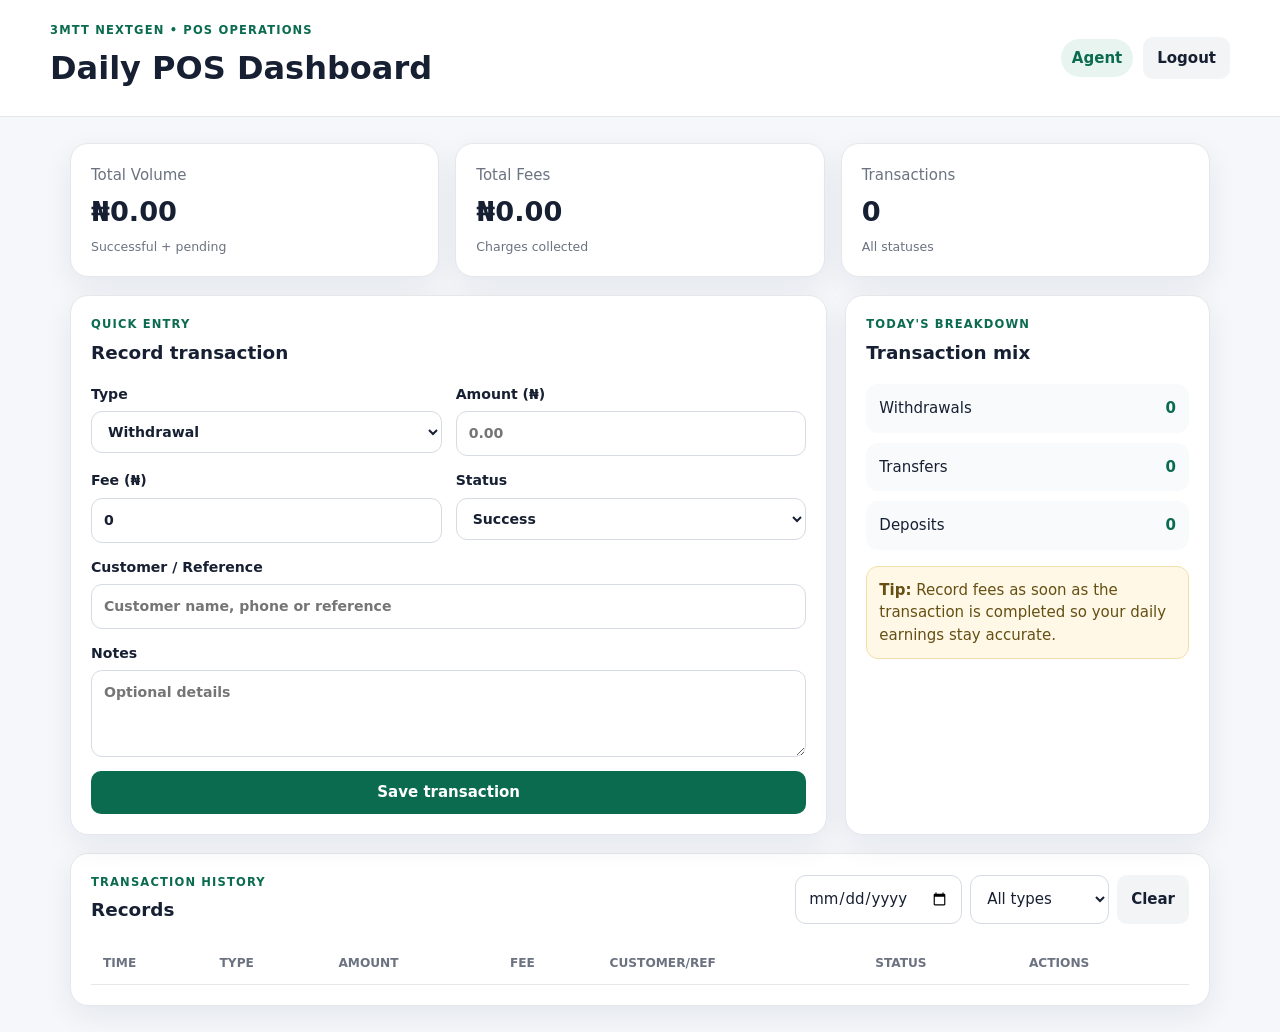
<file: index.html>
<!doctype html>
<html lang="en">
<head>
  <meta charset="utf-8">
  <meta name="viewport" content="width=device-width,initial-scale=1">
  <title>POS Tracker — Dashboard</title>
  <link rel="stylesheet" href="css/style.css">
</head>
<body>
  <header class="topbar">
    <div>
      <p class="eyebrow">3MTT NextGen • POS Operations</p>
      <h1>Daily POS Dashboard</h1>
    </div>
    <div class="top-actions">
      <span id="usernameBadge" class="user-badge">Agent</span>
      <button id="logoutBtn" class="btn ghost">Logout</button>
    </div>
  </header>

  <main class="container">
    <section class="summary-grid" aria-label="Today's summary">
      <article class="stat-card"><span>Total Volume</span><strong id="totalVolume">₦0.00</strong><small>Successful + pending</small></article>
      <article class="stat-card"><span>Total Fees</span><strong id="totalFees">₦0.00</strong><small>Charges collected</small></article>
      <article class="stat-card"><span>Transactions</span><strong id="totalTransactions">0</strong><small>All statuses</small></article>
    </section>

    <section class="layout-grid">
      <article class="panel">
        <div class="panel-head">
          <div><p class="eyebrow" id="formEyebrow">Quick entry</p><h2 id="formTitle">Record transaction</h2></div>
          <button id="cancelEdit" class="btn ghost hidden" type="button">Cancel edit</button>
        </div>

        <form id="transactionForm" class="form-grid">
          <input type="hidden" id="transactionId">
          <label>Type
            <select id="type" required>
              <option value="WITHDRAWAL">Withdrawal</option>
              <option value="TRANSFER">Transfer</option>
              <option value="DEPOSIT">Deposit</option>
            </select>
          </label>
          <label>Amount (₦)<input id="amount" type="number" min="0" step="0.01" required placeholder="0.00"></label>
          <label>Fee (₦)<input id="fee" type="number" min="0" step="0.01" value="0" required placeholder="0.00"></label>
          <label>Status
            <select id="status">
              <option value="SUCCESS">Success</option>
              <option value="PENDING">Pending</option>
              <option value="FAILED">Failed</option>
            </select>
          </label>
          <label class="full">Customer / Reference<input id="customerName" maxlength="120" placeholder="Customer name, phone or reference"></label>
          <label class="full">Notes<textarea id="notes" maxlength="500" rows="3" placeholder="Optional details"></textarea></label>
          <button class="btn primary full" id="submitBtn" type="submit">Save transaction</button>
        </form>
      </article>

      <article class="panel">
        <div class="panel-head">
          <div><p class="eyebrow">Today's breakdown</p><h2>Transaction mix</h2></div>
        </div>
        <div class="mix">
          <div><span>Withdrawals</span><strong id="withdrawals">0</strong></div>
          <div><span>Transfers</span><strong id="transfers">0</strong></div>
          <div><span>Deposits</span><strong id="deposits">0</strong></div>
        </div>
        <div class="tip"><strong>Tip:</strong> Record fees as soon as the transaction is completed so your daily earnings stay accurate.</div>
      </article>
    </section>

    <section class="panel">
      <div class="panel-head history-head">
        <div><p class="eyebrow">Transaction history</p><h2>Records</h2></div>
        <div class="filters">
          <input id="dateFilter" type="date" title="Filter by date">
          <select id="typeFilter" title="Filter by type">
            <option value="">All types</option>
            <option value="WITHDRAWAL">Withdrawals</option>
            <option value="TRANSFER">Transfers</option>
            <option value="DEPOSIT">Deposits</option>
          </select>
          <button id="clearFilters" class="btn ghost" type="button">Clear</button>
        </div>
      </div>

      <div id="toast" class="toast" role="status"></div>
      <div class="table-wrap">
        <table>
          <thead><tr><th>Time</th><th>Type</th><th>Amount</th><th>Fee</th><th>Customer/Ref</th><th>Status</th><th>Actions</th></tr></thead>
          <tbody id="transactionBody"></tbody>
        </table>
      </div>
      <div id="emptyState" class="empty hidden">No transactions found for the selected filters.</div>
    </section>
  </main>
  <script type="module" src="js/app.js"></script>
</body>
</html>
</file>
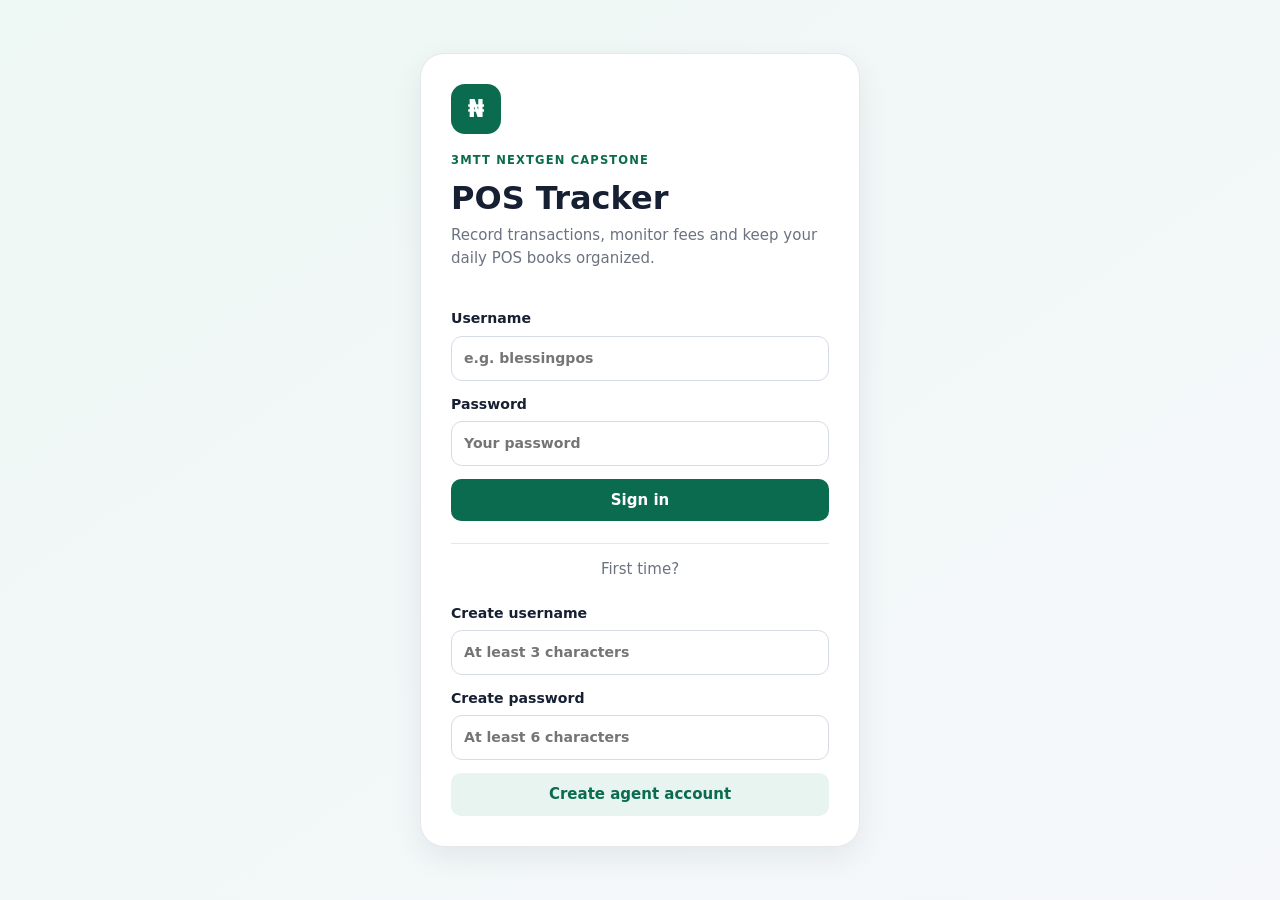
<file: login.html>
<!doctype html>
<html lang="en">

<head>
  <meta charset="utf-8">
  <meta name="viewport" content="width=device-width,initial-scale=1">
  <title>POS Tracker — Login</title>
  <link rel="stylesheet" href="css/style.css">
</head>

<body class="auth-page">
  <main class="auth-card">
    <div class="brand-mark">₦</div>
    <p class="eyebrow">3MTT NextGen Capstone</p>
    <h1>POS Tracker</h1>
    <p class="muted">Record transactions, monitor fees and keep your daily POS books organized.</p>

    <p id="message" class="form-message" role="alert"></p>

    <form id="loginForm" class="stack">
      <label>Username<input id="username" required autocomplete="username" placeholder="e.g. blessingpos"></label>
      <label>Password<input id="password" type="password" required autocomplete="current-password"
          placeholder="Your password"></label>
      <button class="btn primary" type="submit">Sign in</button>
    </form>

    <div class="divider"><span>First time?</span></div>

    <form id="registerForm" class="stack">
      <label>Create username<input id="newUsername" required minlength="3" placeholder="At least 3 characters"></label>
      <label>Create password<input id="newPassword" type="password" required minlength="6"
          placeholder="At least 6 characters"></label>
      <button class="btn secondary" type="submit">Create agent account</button>
    </form>
  </main>
  <script type="module" src="js/auth.js"></script>
</body>

</html>
</file>
<file: css/style.css>
:root {
  --bg: #f5f7fb;
  --surface: #fff;
  --text: #172033;
  --muted: #6b7280;
  --line: #e5e7eb;
  --primary: #0b6b4f;
  --primary-dark: #07523d;
  --danger: #c62828;
  --warning: #9a6700;
  --shadow: 0 10px 30px rgba(15, 23, 42, 0.07);
  --radius: 18px;
}
* {
  box-sizing: border-box;
}
body {
  margin: 0;
  background: var(--bg);
  color: var(--text);
  font:
    15px/1.5 system-ui,
    -apple-system,
    BlinkMacSystemFont,
    "Segoe UI",
    sans-serif;
}
button,
input,
select,
textarea {
  font: inherit;
}
button {
  cursor: pointer;
}
.topbar {
  background: #fff;
  border-bottom: 1px solid var(--line);
  padding: 22px max(20px, calc((100% - 1180px) / 2));
  display: flex;
  justify-content: space-between;
  align-items: center;
  gap: 20px;
}
h1,
h2,
p {
  margin-top: 0;
}
h1 {
  font-size: clamp(1.4rem, 3vw, 2rem);
  margin-bottom: 2px;
}
h2 {
  font-size: 1.15rem;
  margin-bottom: 0;
}
.eyebrow {
  text-transform: uppercase;
  letter-spacing: 0.1em;
  font-size: 0.72rem;
  font-weight: 800;
  color: var(--primary);
  margin-bottom: 5px;
}
.muted {
  color: var(--muted);
}
.container {
  max-width: 1180px;
  margin: 26px auto;
  padding: 0 20px;
}
.summary-grid {
  display: grid;
  grid-template-columns: repeat(3, 1fr);
  gap: 16px;
  margin-bottom: 18px;
}
.stat-card,
.panel {
  background: var(--surface);
  border: 1px solid var(--line);
  border-radius: var(--radius);
  box-shadow: var(--shadow);
}
.stat-card {
  padding: 20px;
}
.stat-card span,
.stat-card small {
  display: block;
  color: var(--muted);
}
.stat-card strong {
  display: block;
  font-size: 1.7rem;
  margin: 5px 0;
}
.layout-grid {
  display: grid;
  grid-template-columns: 1.35fr 0.65fr;
  gap: 18px;
  margin-bottom: 18px;
}
.panel {
  padding: 20px;
}
.panel-head {
  display: flex;
  align-items: center;
  justify-content: space-between;
  gap: 15px;
  margin-bottom: 18px;
}
.form-grid {
  display: grid;
  grid-template-columns: 1fr 1fr;
  gap: 14px;
}
label {
  font-weight: 700;
  font-size: 0.88rem;
  display: flex;
  flex-direction: column;
  gap: 6px;
}
input,
select,
textarea {
  width: 100%;
  border: 1px solid #d6dbe4;
  border-radius: 11px;
  padding: 11px 12px;
  background: #fff;
  color: var(--text);
  outline: none;
}
input:focus,
select:focus,
textarea:focus {
  border-color: var(--primary);
  box-shadow: 0 0 0 3px rgba(11, 107, 79, 0.1);
}
.full {
  grid-column: 1/-1;
}
.btn {
  border: 0;
  border-radius: 10px;
  padding: 10px 14px;
  font-weight: 800;
}
.primary {
  background: var(--primary);
  color: white;
}
.primary:hover {
  background: var(--primary-dark);
}
.secondary {
  background: #e7f4ef;
  color: var(--primary);
}
.ghost {
  background: #f3f4f6;
  color: var(--text);
}
.top-actions {
  display: flex;
  align-items: center;
  gap: 10px;
}
.user-badge {
  background: #e7f4ef;
  color: var(--primary);
  padding: 8px 11px;
  border-radius: 999px;
  font-weight: 800;
}
.hidden {
  display: none !important;
}
.mix {
  display: grid;
  gap: 10px;
}
.mix div {
  display: flex;
  justify-content: space-between;
  padding: 13px;
  background: #f8fafc;
  border-radius: 12px;
}
.mix strong {
  color: var(--primary);
}
.tip {
  margin-top: 16px;
  background: #fff8e6;
  border: 1px solid #f1dfaa;
  padding: 12px;
  border-radius: 12px;
  color: #654f13;
}
.history-head {
  align-items: flex-end;
}
.filters {
  display: flex;
  gap: 8px;
  flex-wrap: wrap;
}
.filters input,
.filters select {
  width: auto;
}
.table-wrap {
  overflow: auto;
}
table {
  width: 100%;
  border-collapse: collapse;
  min-width: 800px;
}
th,
td {
  text-align: left;
  padding: 12px;
  border-bottom: 1px solid var(--line);
  white-space: nowrap;
}
th {
  font-size: 0.76rem;
  text-transform: uppercase;
  color: var(--muted);
}
.badge {
  display: inline-block;
  padding: 4px 8px;
  border-radius: 999px;
  font-size: 0.75rem;
  font-weight: 800;
}
.success {
  background: #e7f7ee;
  color: #146c43;
}
.pending {
  background: #fff4d6;
  color: #8a5b00;
}
.failed {
  background: #fde8e8;
  color: #a51d1d;
}
.actions {
  display: flex;
  gap: 6px;
}
.action {
  border: 0;
  background: #f3f4f6;
  border-radius: 8px;
  padding: 6px 9px;
  font-size: 0.8rem;
  font-weight: 700;
}
.action.delete {
  color: var(--danger);
}
.empty {
  text-align: center;
  color: var(--muted);
  padding: 28px;
}
.toast {
  min-height: 0;
  margin-bottom: 8px;
}
.toast.show {
  padding: 10px 12px;
  background: #edf7f3;
  color: var(--primary);
  border-radius: 10px;
}
.toast.error {
  background: #fdecec;
  color: var(--danger);
}
.auth-page {
  min-height: 100vh;
  display: grid;
  place-items: center;
  padding: 20px;
  background: linear-gradient(145deg, #eef8f4, #f5f7fb);
}
.auth-card {
  width: min(440px, 100%);
  background: #fff;
  border: 1px solid var(--line);
  border-radius: 24px;
  padding: 30px;
  box-shadow: var(--shadow);
}
.brand-mark {
  width: 50px;
  height: 50px;
  border-radius: 14px;
  display: grid;
  place-items: center;
  background: var(--primary);
  color: white;
  font-size: 1.5rem;
  font-weight: 900;
  margin-bottom: 18px;
}
.stack {
  display: grid;
  gap: 13px;
}
.divider {
  border-top: 1px solid var(--line);
  margin: 22px 0;
  padding-top: 14px;
  text-align: center;
  color: var(--muted);
}
.form-message {
  min-height: 24px;
  margin: 12px 0 0;
  color: var(--danger);
  font-weight: 700;
}
@media (max-width: 850px) {
  .layout-grid {
    grid-template-columns: 1fr;
  }
  .summary-grid {
    grid-template-columns: 1fr;
  }
  .topbar {
    align-items: flex-start;
    flex-direction: column;
  }
  .top-actions {
    width: 100%;
    justify-content: space-between;
  }
  .history-head {
    align-items: flex-start;
    flex-direction: column;
  }
  .filters {
    width: 100%;
  }
  .filters input,
  .filters select {
    flex: 1;
  }
  .container {
    margin-top: 18px;
  }
}
@media (max-width: 560px) {
  .form-grid {
    grid-template-columns: 1fr;
  }
  .full {
    grid-column: auto;
  }
  .panel {
    padding: 16px;
  }
  .stat-card {
    padding: 16px;
  }
  .auth-card {
    padding: 22px;
  }
}
</file>
